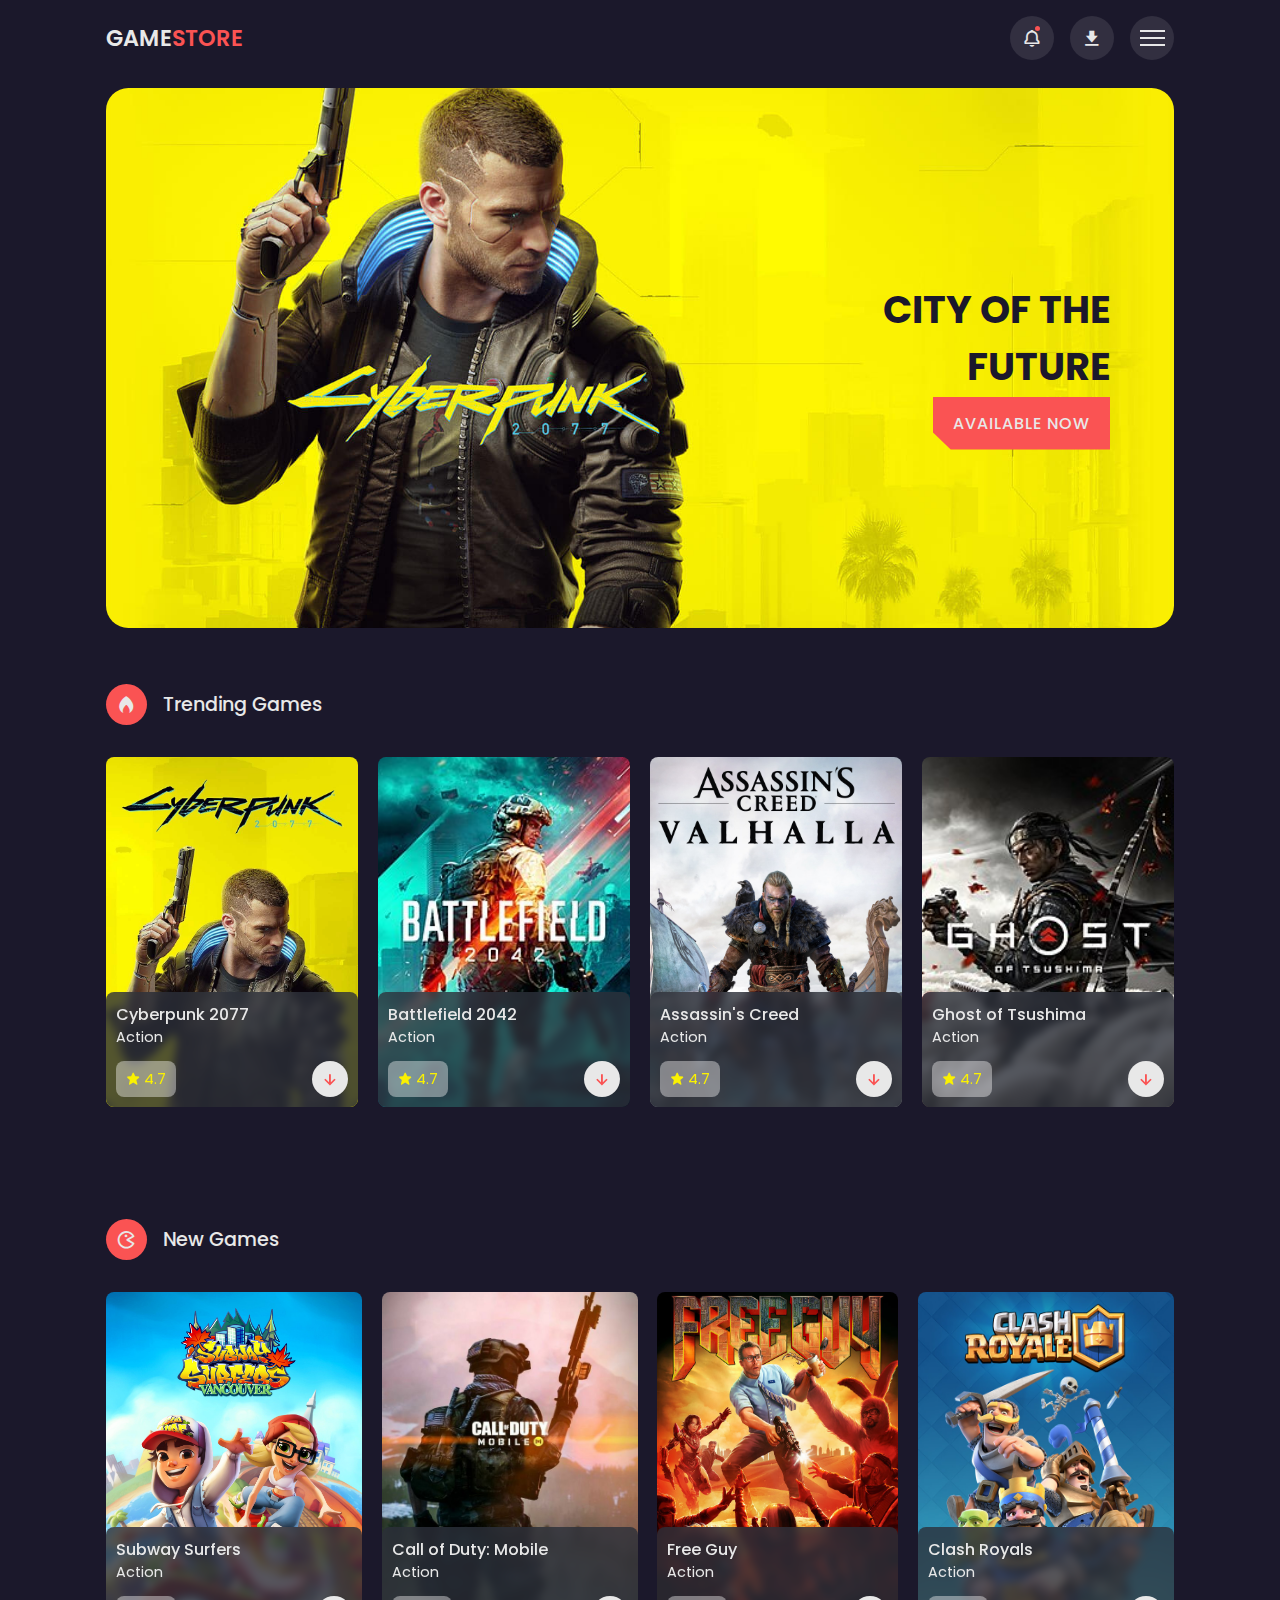
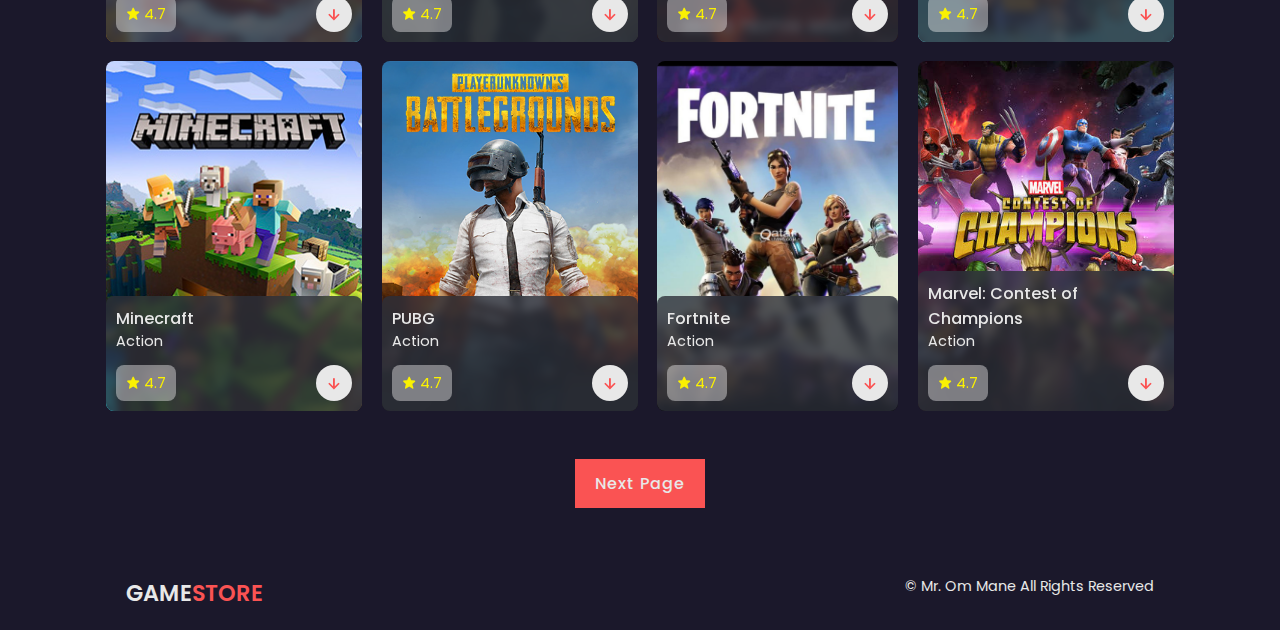
<file: index.html>
<!DOCTYPE html>
<html lang="en">
<head>
    <meta charset="UTF-8">
    <meta http-equiv="X-UA-Compatible" content="IE=edge">
    <meta name="viewport" content="width=device-width, initial-scale=1.0">
    <title>Games Website</title>
    <!--Fav Icon-->
    <link rel="shortcut icon" href="img/fav.png" type="image/x-icon">
    <!--Link to CSS-->
    <link rel="stylesheet" href="css/style.css">
    <!--Box Icon-->
    <link href='https://unpkg.com/boxicons@2.1.4/css/boxicons.min.css' rel='stylesheet'>
    <!-- Swiper CSS File Link -->
    <link rel="stylesheet" href="css/swiper-bundle.min.css">
</head>
<body>
    <!-- Custom Scrollbar -->
    <div class="progress">
        <div class="progress-bar" id="scroll-bar"></div>
    </div>
    <!--header-->
    <header>
        <!--Nav-->
        <div class="nav container">
            <!-- Logo-->
            <a href="index.html" class="logo">Game<span>Store</span></a>
            <!-- Nav Icon -->
            <div class="nav-icons">
                <i class='bx bx-bell bx-tada' id="bell-icon"><span></span></i>
                <i class='bx bxs-download'></i>
                <div class="menu-icon">
                    <div class="line1"></div>
                    <div class="line2"></div>
                    <div class="line3"></div>
                </div>
            </div>
        <!-- Menu -->
            <div class="menu">
                <img src="img/menu.png" alt="">
                <div class="navbar">
                    <li><a href="index.html">Home</a></li>
                    <li><a href="#trending">Trending</a></li>
                    <li><a href="#new">New Games</a></li>
                    <li><a href="#action">Action Games</a></li>
                    <li><a href="#contact">Contact Us</a></li>
                </div>
            </div>
            <!-- Notification -->
            <div class="notification">
                <div class="notification-box">
                    <i class='bx bxs-check-circle' ></i>
                    <p>Congratulation, Your game downloaded successfully.</p>
                </div>
                <div class="notification-box box-color">
                    <i class='bx bxs-x-circle'></i>
                    <p>Could not apply changes.</p>
                </div>
            </div>
        </div>
    </header>
    <!-- Home Section Starts -->
    <section class="home container" id="home">
        <img src="img/home.png" alt="">
        <div class="home-text">
            <h1>CITY OF THE <br> Future</h1>
            <a href="#" class="btn">Available Now</a>
        </div>
    </section>
    <!-- Home Section Ends-->
    <!-- Trending Section Starts -->
    <section class="trending container" id="trending">
        <div class="heading">
            <i class='bx bxs-flame'></i>
            <h2>Trending Games</h2>
        </div>
        <!-- Content -->
        <div class="trending-content swiper">
            <div class="swiper-wrapper">
                <!-- Slide 1 -->
                <div class="swiper-slide">
                    <div class="box">
                        <img src="img/trending1.webp" alt="">
                        <div class="box-text">
                            <h2>Cyberpunk 2077</h2>
                            <h3>Action</h3>
                            <div class="rating-download">
                                <div class="rating">
                                    <i class='bx bxs-star'></i>
                                    <span>4.7</span>
                                </div>
                                <a href="#" class="box-btn"><i class='bx bx-down-arrow-alt' ></i></a>
                            </div>
                        </div>
                    </div>
                </div>
                <!-- Slide 2 -->
                <div class="swiper-slide">
                    <div class="box">
                        <img src="img/trending2.jpg" alt="">
                        <div class="box-text">
                            <h2>Battlefield 2042</h2>
                            <h3>Action</h3>
                            <div class="rating-download">
                                <div class="rating">
                                    <i class='bx bxs-star'></i>
                                    <span>4.7</span>
                                </div>
                                <a href="#" class="box-btn"><i class='bx bx-down-arrow-alt' ></i></a>
                            </div>
                        </div>
                    </div>
                </div>
                <!-- Slide 3 -->
                <div class="swiper-slide">
                    <div class="box">
                        <img src="img/trending3.jpg" alt="">
                        <div class="box-text">
                            <h2>Assassin's Creed</h2>
                            <h3>Action</h3>
                            <div class="rating-download">
                                <div class="rating">
                                    <i class='bx bxs-star'></i>
                                    <span>4.7</span>
                                </div>
                                <a href="#" class="box-btn"><i class='bx bx-down-arrow-alt' ></i></a>
                            </div>
                        </div>
                    </div>
                </div>
                <!-- Slide 4 -->
                <div class="swiper-slide">
                    <div class="box">
                        <img src="img/trending4.jpg" alt="">
                        <div class="box-text">
                            <h2>Ghost of Tsushima</h2>
                            <h3>Action</h3>
                            <div class="rating-download">
                                <div class="rating">
                                    <i class='bx bxs-star'></i>
                                    <span>4.7</span>
                                </div>
                                <a href="#" class="box-btn"><i class='bx bx-down-arrow-alt' ></i></a>
                            </div>
                        </div>
                    </div>
                </div>
                <!-- Slide 5 -->
                <div class="swiper-slide">
                    <div class="box">
                        <img src="img/trending5.png" alt="">
                        <div class="box-text">
                            <h2>GTA V</h2>
                            <h3>Action</h3>
                            <div class="rating-download">
                                <div class="rating">
                                    <i class='bx bxs-star'></i>
                                    <span>4.7</span>
                                </div>
                                <a href="#" class="box-btn"><i class='bx bx-down-arrow-alt' ></i></a>
                            </div>
                        </div>
                    </div>
                </div>
                <!-- Slide 6 -->
                <div class="swiper-slide">
                    <div class="box">
                        <img src="img/trending6.jpg" alt="">
                        <div class="box-text">
                            <h2>Dying Light 2</h2>
                            <h3>Action</h3>
                            <div class="rating-download">
                                <div class="rating">
                                    <i class='bx bxs-star'></i>
                                    <span>4.7</span>
                                </div>
                                <a href="#" class="box-btn"><i class='bx bx-down-arrow-alt' ></i></a>
                            </div>
                        </div>
                    </div>
                </div>
                <!-- Slide 7 -->
                <div class="swiper-slide">
                    <div class="box">
                        <img src="img/trending7.png" alt="">
                        <div class="box-text">
                            <h2>Halo Infinite</h2>
                            <h3>Action</h3>
                            <div class="rating-download">
                                <div class="rating">
                                    <i class='bx bxs-star'></i>
                                    <span>4.7</span>
                                </div>
                                <a href="#" class="box-btn"><i class='bx bx-down-arrow-alt' ></i></a>
                            </div>
                        </div>
                    </div>
                </div>
                <!-- Slide 8 -->
                <div class="swiper-slide">
                    <div class="box">
                        <img src="img/trending8.png" alt="">
                        <div class="box-text">
                            <h2>Resident Evil Village</h2>
                            <h3>Action</h3>
                            <div class="rating-download">
                                <div class="rating">
                                    <i class='bx bxs-star'></i>
                                    <span>4.7</span>
                                </div>
                                <a href="#" class="box-btn"><i class='bx bx-down-arrow-alt' ></i></a>
                            </div>
                        </div>
                    </div>
                </div>
            
        </div>
    </section>
    <!-- Trending Section Ends -->
    <!-- New Section Starts -->
    <section class="new container" id="new">
        <div class="heading">
            <i class='bx bx-game'></i>
            <h2>New Games</h2>
        </div>
        <!-- content -->
        <div class="new-content">
            <!--Box 1  -->
            <div class="box">
                <img src="img/new1.jpg" alt="">
                <div class="box-text">
                    <h2>Subway Surfers</h2>
                    <h3>Action</h3>
                    <div class="rating-download">
                        <div class="rating">
                            <i class='bx bxs-star'></i>
                            <span>4.7</span>
                        </div>
                        <a href="download.html" class="box-btn"><i class='bx bx-down-arrow-alt' ></i></a>
                    </div>
                </div>
            </div>
            <!--Box 2  -->
            <div class="box">
                <img src="img/new2.jpg" alt="">
                <div class="box-text">
                    <h2>Call of Duty: Mobile</h2>
                    <h3>Action</h3>
                    <div class="rating-download">
                        <div class="rating">
                            <i class='bx bxs-star'></i>
                            <span>4.7</span>
                        </div>
                        <a href="#" class="box-btn"><i class='bx bx-down-arrow-alt' ></i></a>
                    </div>
                </div>
            </div> 
            <!--Box 3  -->
            <div class="box">
                <img src="img/new3.jpg" alt="">
                <div class="box-text">
                    <h2>Free Guy</h2>
                    <h3>Action</h3>
                    <div class="rating-download">
                        <div class="rating">
                            <i class='bx bxs-star'></i>
                            <span>4.7</span>
                        </div>
                        <a href="#" class="box-btn"><i class='bx bx-down-arrow-alt' ></i></a>
                    </div>
                </div>
            </div>
            <!--Box 4  -->
            <div class="box">
                <img src="img/new4.jpg" alt="">
                <div class="box-text">
                    <h2>Clash Royals</h2>
                    <h3>Action</h3>
                    <div class="rating-download">
                        <div class="rating">
                            <i class='bx bxs-star'></i>
                            <span>4.7</span>
                        </div>
                        <a href="#" class="box-btn"><i class='bx bx-down-arrow-alt' ></i></a>
                    </div>
                </div>
            </div>
            <!--Box 5  -->
            <div class="box">
                <img src="img/new5.png" alt="">
                <div class="box-text">
                    <h2>Minecraft</h2>
                    <h3>Action</h3>
                    <div class="rating-download">
                        <div class="rating">
                            <i class='bx bxs-star'></i>
                            <span>4.7</span>
                        </div>
                        <a href="#" class="box-btn"><i class='bx bx-down-arrow-alt' ></i></a>
                    </div>
                </div>
            </div>
            <!--Box 6  -->
            <div class="box">
                <img src="img/new6.png" alt="">
                <div class="box-text">
                    <h2>PUBG</h2>
                    <h3>Action</h3>
                    <div class="rating-download">
                        <div class="rating">
                            <i class='bx bxs-star'></i>
                            <span>4.7</span>
                        </div>
                        <a href="#" class="box-btn"><i class='bx bx-down-arrow-alt' ></i></a>
                    </div>
                </div>
            </div>
            <!--Box 7  -->
            <div class="box">
                <img src="img/new7.png" alt="">
                <div class="box-text">
                    <h2>Fortnite</h2>
                    <h3>Action</h3>
                    <div class="rating-download">
                        <div class="rating">
                            <i class='bx bxs-star'></i>
                            <span>4.7</span>
                        </div>
                        <a href="#" class="box-btn"><i class='bx bx-down-arrow-alt' ></i></a>
                    </div>
                </div>
            </div> 
            <!--Box 8  -->
            <div class="box">
                <img src="img/new8.jpg" alt="">
                <div class="box-text">
                    <h2>Marvel: Contest of Champions</h2>
                    <h3>Action</h3>
                    <div class="rating-download">
                        <div class="rating">
                            <i class='bx bxs-star'></i>
                            <span>4.7</span>
                        </div>
                        <a href="#" class="box-btn"><i class='bx bx-down-arrow-alt' ></i></a>
                    </div>
                </div>
            </div>
        </div>
        <div class="next-page">
            <a href="#">Next Page</a>
        </div>
    </section>
    <!-- New Section Ends -->
    <!-- Copyrights -->
    <div class="copyright container">
        <a href="#" class="logo">Game<span>Store</span></a>
        <p>&#169; Mr. Om Mane All Rights Reserved</p>
    </div>
<!-- Link Swiper File -->
<script src="js/swiper-bundle.min.js"></script>
    <!--Link to Js-->
    <script src="js/main.js"></script>
</body>
</html>
</file>
<file: css/style.css>
/* Google Fonts */
@import url('https://fonts.googleapis.com/css2?family=Poppins:wght@400;500;600;700&display=swap');
*{
    font-family: "Poppins", sans-serif;
    margin: 0;
    padding: 0;
    scroll-behavior: smooth;
    box-sizing: border-box;
    list-style: none;
    text-decoration: none;
    scroll-padding: 2rem;
}
/* Variables */
:root{
    --main-color: #fa5353;
    /* --main color: ; */
    --dark-color: #1b182b;
    --light-color: #322f40;
    --text-color: hsl(0,0%,91%);
}
::selection{
    color: var(--text-color);
    background-color: var(--main-color);
}
section{
    padding: 4rem 0 3rem;
}
img{
    width: 100%;
}
body{
    color: var(--text-color);
    background: var(--dark-color);
}
.container{
    max-width: 1068px;
    margin: auto;
    width: 100%;
}
/* Header*/
header{
    position: fixed;
    top: 0;
    left: 0;
    width: 100%;
    background: var(--dark-color);
    z-index: 100;
}
/* Nav */
.nav{
    display: flex;
    align-items: center;
    justify-content: center;
    padding: 16px 0;
}

/* Logo */
.logo{
    font-size: 1.4rem;
    font-weight: 600;
    color: var(--text-color);
    text-transform: uppercase;
    margin: 0 auto 0 0;
}
.logo span{
    color: var(--main-color);
}
/* Nav Icon */
.nav-icons{
    display: flex;
    align-items: center;
    column-gap: 1rem;
}
.nav-icons .bx{
    font-size: 20px;
    height: 44px;
    width: 44px;
    display: grid;
    place-items: center;
    color: var(--text-color);
    background: var(--light-color);
    border-radius: 50%;
    cursor: pointer;
}
#bell-icon{
    position: relative;
}
#bell-icon span{
    content: "";
    width: 5px;
    height: 5px;
    border-radius: 50%;
    background: var(--main-color);
    position: absolute;
    top: 10px;
    right: 14px;
}
.menu-icon{
    display: flex;
    flex-direction: column;
    align-items: center;
    justify-content: center;
    row-gap: 5px;
    height: 44px;
    width: 44px;
    border-radius: 50%;
    background: var(--light-color);
    cursor: pointer;
    z-index: 200;
    transition: 0.3s;
}
.menu-icon div{
    display: block;
    background: var(--text-color);
    height: 2px;
    width: 25px;
    transition: 0.3s;
}
.move .line1{
    transform: rotate(-45deg) translate(-5px, 5px);
}
.move .line2{
    opacity: 0;
}
.move .line3{
    transform: rotate(45deg) translate(-5px, -5px);
}
/* Menu */
.menu{
    position: fixed;
    left: 0;
    top: 0;
    width: 100%;
    height: 100vh;
    background: rgba(0, 0, 14, 0.9);
    z-index: 106;
    display: flex;
    align-items: center;
    justify-content: space-between;
    transition: 0.5s;
    clip-path: circle(0% at 100% 0%);
}
.menu.active {
    clip-path: circle(144% at 100% 0%);
}
.menu img{
    width: 700px;
}
.navbar{
    display: grid;
    row-gap: 1rem;
    text-align: right;
    padding-right: 2rem;
}
.navbar a{
    font-size: 1.6rem;
    color: var(--text-color);
    font-weight: 500;
    transition: 0.2s;
}
.navbar a:hover{
    border-bottom: 4px solid var(--main-color);
    font-size: 1.8rem;
}
.notification{
    position: absolute;
    top: 110%;
    right: 5rem;
    background: var(--light-color);
    width: 300px;
    height: 350px;
    border-radius: 0.5rem;
    padding: 10px;
    display: flex;
    flex-direction: column;
    row-gap: 1rem;
    clip-path: circle(0% at 100% 0%);
}
.notification.active{
    clip-path: circle(144% at 100% 0%);
    transition: 0.3s;
}
.notification-box{
    display: flex;
    align-items: baseline;
    column-gap: 1rem;
    border-radius: 0.5rem;
    background: var(--dark-color);
    padding: 10px;
}
.notification-box .bx{
    color: #faf102;
}
.box-color{
    background: hsl(0, 0%, 100%, 0.4);
}
.box-color .bx{
    color: var(--main-color);
}
/* Home */
.home{
    position: relative;
    min-height: 540px;
    display: flex;
    align-items: center;
    justify-content: flex-end;
    margin-top: 5rem;
}
.home img{
    position: absolute;
    width: 100%;
    height: 100%;
    object-fit: cover;
    border-radius: 1.4rem;
    z-index: -1;
}
.home-text{
    padding-right: 4rem;
    text-align: right;
}
.home-text h1{
    font-size: 2.4rem;
    text-transform: uppercase;
    color: var(--dark-color);
    margin-bottom: 1rem;
}
.btn{
    background: var(--main-color);
    padding: 15px 20px;
    color: var(--text-color);
    text-transform: uppercase;
    font-size: 1rem;
    letter-spacing: 1px;
    font-weight: 500;
    clip-path: polygon(0 0, 100% 0%, 100% 100%, 10% 100%, 0% 68%);
}
.btn:hover{
    background: var(--light-color);
    transition: 0.3s all linear;
}
/* heading */
.heading{
    display: flex;
    align-items: center;
    column-gap: 1rem;
    margin-bottom: 2rem;
}
.heading .bx{
    font-size: 21px;
    color: var(--text-color);
    background: var(--main-color);
    padding: 10px;
    border-radius: 5rem;
}
.heading h2{
    font-size: 1.2rem;
    font-weight: 500;
}
.box{
    position: relative;
    width: 100%;
    height: 350px;
    border-radius: 0.5rem;
}
.box img{
    width: 100%;
    height: 100%;
    object-fit: cover;
    border-radius: 0.5rem;
}
.box .box-text{
    position: absolute;
    right: 0;
    left: 0;
    bottom: 0;
    padding: 10px;
    background: hsl(227, 14%, 20%, 0.8);
    backdrop-filter: blur(4px);
    border-radius: 0.5rem;
}
.box .box-text h2{
    font-size: 1rem;
    font-weight: 500;
}
.box .box-text h3{
    font-size: 0.9rem;
    font-weight: 400;
    margin-bottom: 0.8rem;
}
.rating-download{
    display: flex;
    justify-content: space-between;
}
.rating{
    display: flex;
    align-items: center;
    column-gap: 4px;
    background: hsl(0, 0%, 100%, 0.4);
    padding: 4px 10px;
    border-radius: 0.5rem;
}
.rating .bx{
    color: #faf102;
    font-size: 0.9rem;
}
.rating span{
    color: #faf102;
    font-size: 0.9rem;
}
.box-btn .bx{
    padding: 8px;
    background: var(--text-color);
    border-radius: 5rem;
    color: var(--main-color);
    font-weight: 400;
    font-size: 20px;
}
.box-btn .bx:hover{
    background: var(--dark-color);   
}
/* New */
.new-content{
    display: grid;
    grid-template-columns: repeat(auto-fit, minmax(240px,auto));
    gap: 1.2rem;
}
.next-page{
    display: flex;
    justify-content: center;
    align-items: center;
    margin-top: 3rem;
}
.next-page a{
    background: var(--main-color);
    padding: 12px 20px;
    color: var(--text-color);
    letter-spacing: 1px;
    font-weight: 500;
}
.next-page a:hover{
    background: var(--light-color);
    transition: 0.3s all linear;
}
.copyright{
    display: flex;
    justify-content: space-between;
    padding: 20px;
}
.copyright p{
    font-size: 0.9rem;
    color: var(--text-color);
}
/* Download Page CSS */
.video-container video{
    width: 100%;
    aspect-ratio: 16/9;
}
.video-container{
    margin-top: 5rem;
}
.about{
    margin-top: 2rem;
}
.about h2{
    display: inline-flex;
    font-size: 1.4rem;
    font-weight: 500;
    border-bottom: 4px solid var(--main-color);
}
.about p{
    font-size: 0.938rem;
    margin-top: 1rem;
    text-align: justify;
}
.screenshots h2{
    display: inline-flex;
    font-size: 1.4rem;
    font-weight: 500;
    border-bottom: 4px ssolid var(--main-color);
    margin: 1.6rem 0;
}
.screenshots-content{
    display: grid;
    grid-template-columns: repeat(auto-fit,minmax(250px,auto));
    gap: 10px;
    justify-content: center;
    max-width: 800px;
    margin: auto;
    width: 100%;
}
.screenshots-content img{
    width: 100%;
    height: 440px;
    object-fit: cover;
}
.download{
    max-width: 800px;
    margin: auto;
    width: 100%;
    display: grid;
    justify-content: center;
    margin-top: 2rem;
}
.download h2{
    text-align: center;
    font-size: 1.4rem;
    font-weight: 500;
    margin: 1.6rem 0;
}
.download-links{
    display: grid;
    grid-template-columns: repeat(3, 1fr);
    gap: 10px;
    margin-bottom: 2rem;
}
.download-links a{
    text-align: center;
    background: var(--main-color);
    padding: 12px 20px;
    color: var(--text-color);
    letter-spacing: 1px;
    font-weight: 500;
}
.download-links a:hover{
    background: var(--light-color);
    transition: 0.3s all linear;
}
/* Display Block For Default Scroll Bar */
html::-webkit-scrollbar{
    display: none;
}
/* Custom Scrollbar */
.progress{
    position: fixed;
    top: 0;
    left: 0;
    width: 100%;
    height: 4px;
    z-index: 300;
}
.progress-bar{
    height: 4px;
    background: var(--main-color);
    width: 0%;
}
/* Responsive Breakpoints */
@media (max-width:1080px){
    .container{
        margin: 0 auto;
        width: 90%;
    }

    .nav{
        padding: 10px 0;
    }
    .notification{
        right: 4rem;
    }
    .menu img{
        width: 500px;
    }
    section{
        padding: 3rem 0 2rem;
    }
    .home{
        margin-top: 4rem !important;
        min-height: 440px;
    }
    .home img{
        border-radius: 1rem;
    }
    .new-content{
        grid-template-columns: repeat(auto-fit,minmax(200px, auto));
    }
    .video-container{
        margin-top: 5rem !important;
    }
}
/* For Media Devices */
@media (max-width:774px){
    .notification{
        right: 1rem;
    }
    .menu img{
        width: 400px;
    }
    .home{
        min-height: 300px;
    }
    .home-text h1{
        font-size: 2rem;
    }
    .btn{
        padding: 12px 17px;
    }
    .screenshots-content{
        grid-template-columns: repeat(auto-fit,minmax(250px, 300px));
    }
}
</file>
